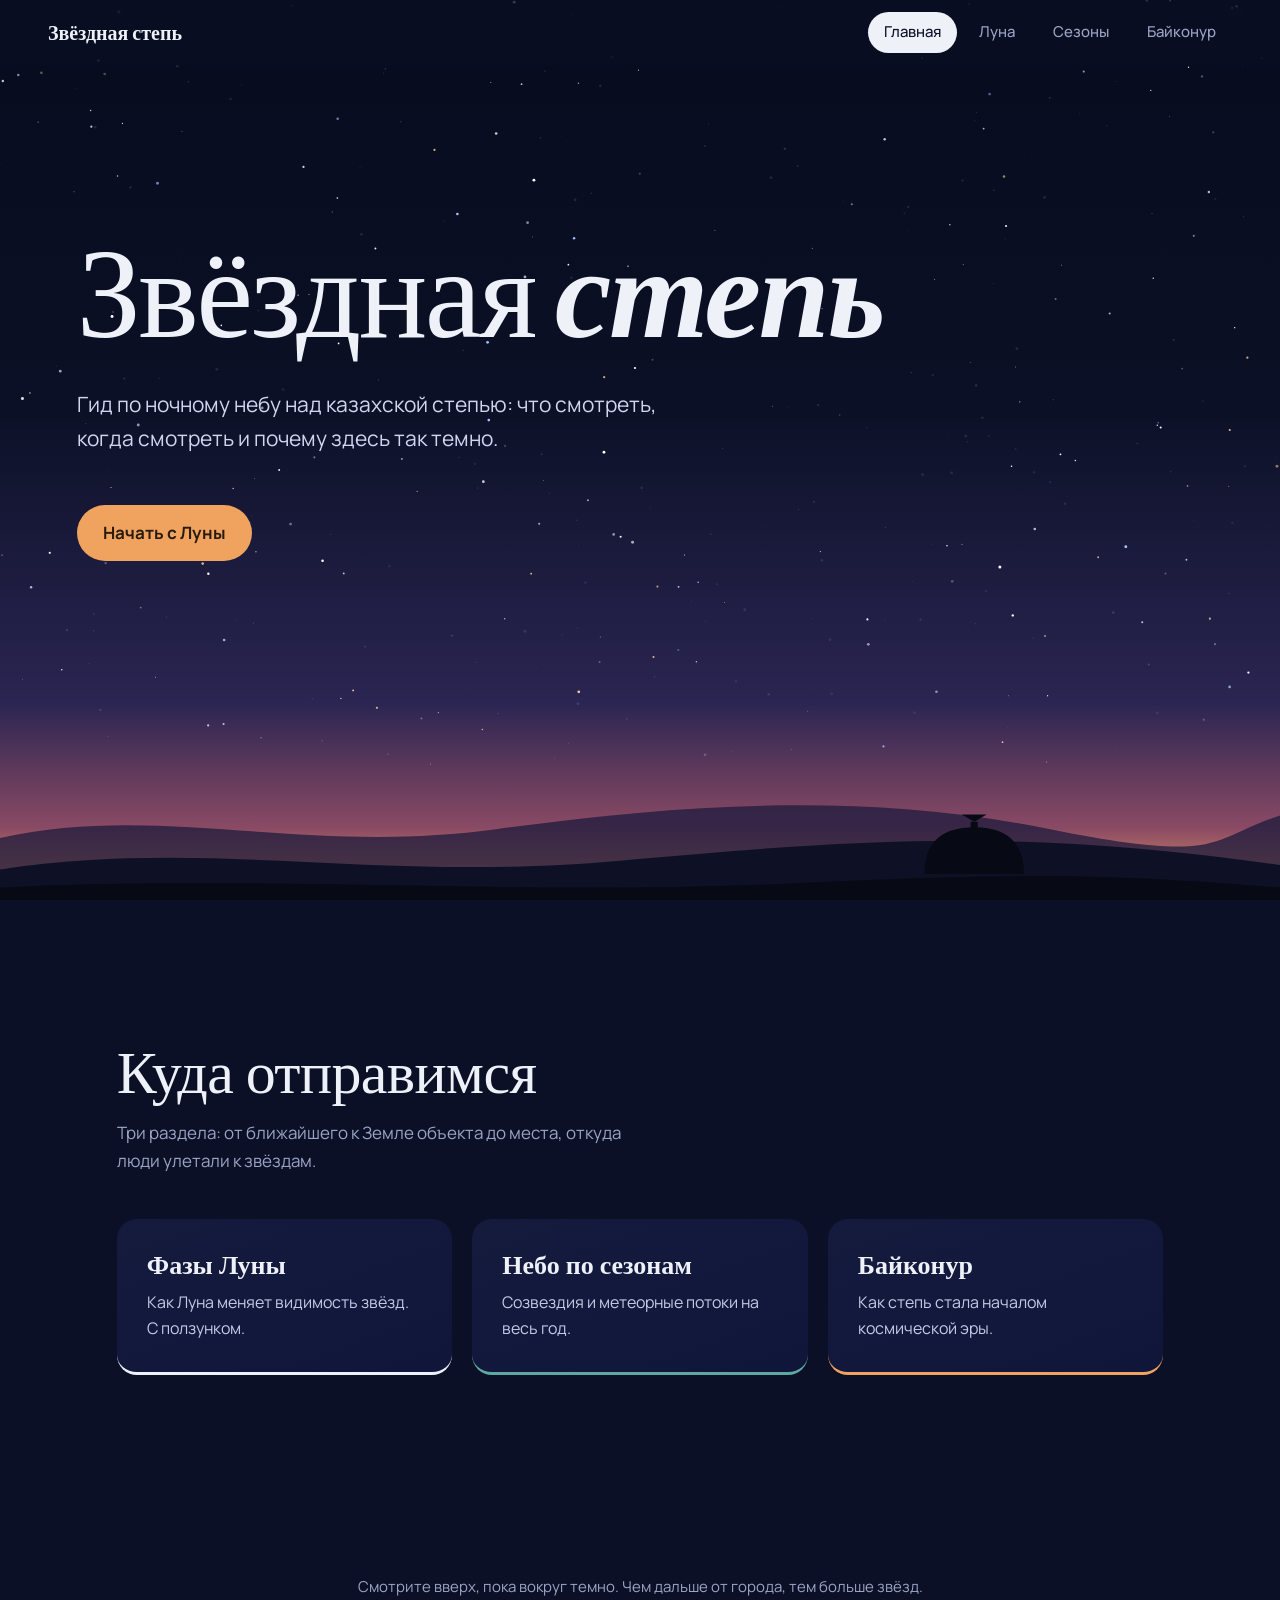
<file: index.html>
<!DOCTYPE html>
<html lang="ru">
<head>
<meta charset="utf-8">
<meta name="viewport" content="width=device-width, initial-scale=1, viewport-fit=cover">
<title>Звёздная степь — гид по ночному небу</title>
<link rel="preconnect" href="https://fonts.googleapis.com">
<link href="https://fonts.googleapis.com/css2?family=Fraunces:opsz,wght@9..144,300;9..144,600&family=Manrope:wght@400;500;700&display=swap" rel="stylesheet">
<link rel="stylesheet" href="style.css">
</head>
<body>
<nav class="nav"><a class="brand" href="index.html">Звёздная степь</a><div class="links"><a href="index.html" aria-current="page">Главная</a><a href="moon.html">Луна</a><a href="seasons.html">Сезоны</a><a href="baikonur.html">Байконур</a></div></nav>
<header class="hero">
  <canvas id="sky" aria-hidden="true"></canvas>
  <div class="hero-text">
    <h1><span class="w"><span>Звёздная</span></span> <span class="w"><span>степь</span></span></h1>
    <p class="lead">Гид по ночному небу над казахской степью: что смотреть, когда смотреть и почему здесь так темно.</p>
    <a class="cta" href="moon.html">Начать с Луны</a>
  </div>
  <svg class="horizon" viewBox="0 0 1440 220" preserveAspectRatio="none" aria-hidden="true">
    <path d="M0 150 C180 110 340 170 560 140 S980 100 1180 140 1360 150 1440 125 V220 H0Z" fill="#1d1a3d" opacity=".75"/>
    <path d="M0 185 C240 150 420 200 700 175 S1150 140 1440 180 V220 H0Z" fill="#0e1126"/>
    <g fill="#070914"><path d="M1040 190 q0-52 56-52 q56 0 56 52Z"/><rect x="1092" y="132" width="8" height="12"/><path d="M1096 132 l-14-8 h28Z"/></g>
    <path d="M0 205 C300 190 600 215 900 200 S1300 195 1440 205 V220 H0Z" fill="#070914"/>
  </svg>
</header>
<section class="s rv">
  <h2>Куда отправимся</h2>
  <p class="sub">Три раздела: от ближайшего к Земле объекта до места, откуда люди улетали к звёздам.</p>
  <div class="cards">
    <a class="card" href="moon.html" style="--c:#eef1f8"><h3>Фазы Луны</h3><p>Как Луна меняет видимость звёзд. С ползунком.</p></a>
    <a class="card" href="seasons.html" style="--c:#5fa8a0"><h3>Небо по сезонам</h3><p>Созвездия и метеорные потоки на весь год.</p></a>
    <a class="card" href="baikonur.html" style="--c:#f0a35e"><h3>Байконур</h3><p>Как степь стала началом космической эры.</p></a>
  </div>
</section>
<footer>Смотрите вверх, пока вокруг темно. Чем дальше от города, тем больше звёзд.</footer>
<script src="sky.js"></script>
<script src="reveal.js"></script>
</body>
</html>
</file>
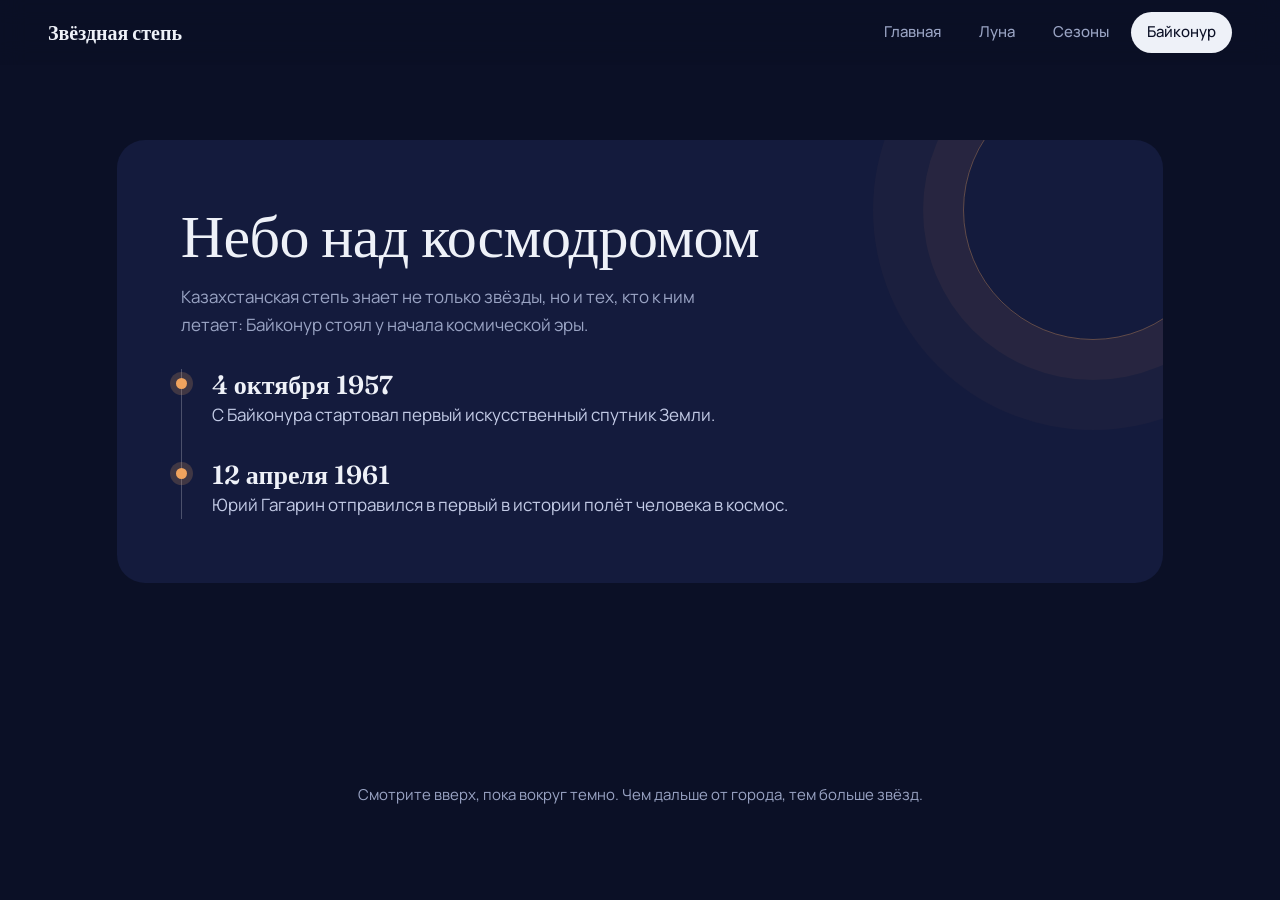
<file: baikonur.html>
<!DOCTYPE html>
<html lang="ru">
<head>
<meta charset="utf-8">
<meta name="viewport" content="width=device-width, initial-scale=1, viewport-fit=cover">
<title>Байконур — Звёздная степь</title>
<link rel="preconnect" href="https://fonts.googleapis.com">
<link href="https://fonts.googleapis.com/css2?family=Fraunces:opsz,wght@9..144,300;9..144,600&family=Manrope:wght@400;500;700&display=swap" rel="stylesheet">
<link rel="stylesheet" href="style.css">
</head>
<body>
<nav class="nav"><a class="brand" href="index.html">Звёздная степь</a><div class="links"><a href="index.html">Главная</a><a href="moon.html">Луна</a><a href="seasons.html">Сезоны</a><a href="baikonur.html" aria-current="page">Байконур</a></div></nav>
<section class="s rv page">
  <div class="port">
    <h2>Небо над космодромом</h2>
    <p class="sub" style="margin-bottom:0">Казахстанская степь знает не только звёзды, но и тех, кто к ним летает: Байконур стоял у начала космической эры.</p>
    <div class="line">
      <div><b>4 октября 1957</b><span>С Байконура стартовал первый искусственный спутник Земли.</span></div>
      <div><b>12 апреля 1961</b><span>Юрий Гагарин отправился в первый в истории полёт человека в космос.</span></div>
    </div>
  </div>
</section>
<footer>Смотрите вверх, пока вокруг темно. Чем дальше от города, тем больше звёзд.</footer>
<script src="reveal.js"></script>
</body>
</html>
</file>
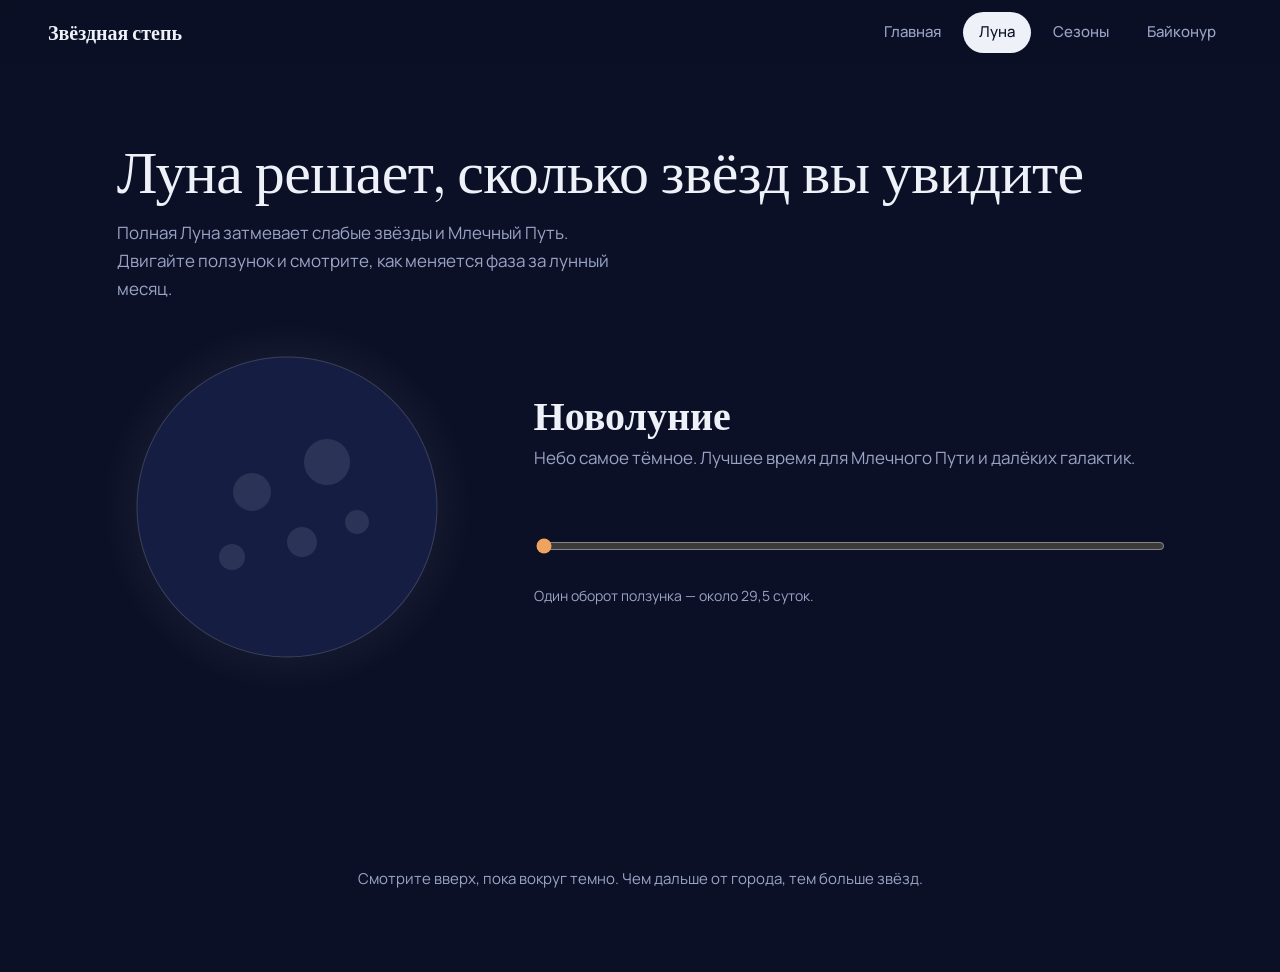
<file: moon.html>
<!DOCTYPE html>
<html lang="ru">
<head>
<meta charset="utf-8">
<meta name="viewport" content="width=device-width, initial-scale=1, viewport-fit=cover">
<title>Фазы Луны — Звёздная степь</title>
<link rel="preconnect" href="https://fonts.googleapis.com">
<link href="https://fonts.googleapis.com/css2?family=Fraunces:opsz,wght@9..144,300;9..144,600&family=Manrope:wght@400;500;700&display=swap" rel="stylesheet">
<link rel="stylesheet" href="style.css">
</head>
<body>
<nav class="nav"><a class="brand" href="index.html">Звёздная степь</a><div class="links"><a href="index.html">Главная</a><a href="moon.html" aria-current="page">Луна</a><a href="seasons.html">Сезоны</a><a href="baikonur.html">Байконур</a></div></nav>
<section class="s rv page">
  <h2>Луна решает, сколько звёзд вы увидите</h2>
  <p class="sub">Полная Луна затмевает слабые звёзды и Млечный Путь. Двигайте ползунок и смотрите, как меняется фаза за лунный месяц.</p>
  <div class="moon-wrap">
    <div class="moon-box"><canvas id="moon" width="640" height="640" role="img" aria-label="Текущая фаза Луны"></canvas></div>
    <div>
      <p class="phase-name" id="pname">Новолуние</p>
      <p class="phase-note" id="pnote"></p>
      <input id="slider" type="range" min="0" max="100" value="0" aria-label="Фаза Луны">
      <p class="hint">Один оборот ползунка — около 29,5 суток.</p>
    </div>
  </div>
</section>
<footer>Смотрите вверх, пока вокруг темно. Чем дальше от города, тем больше звёзд.</footer>
<script src="moon.js"></script>
<script src="reveal.js"></script>
</body>
</html>
</file>
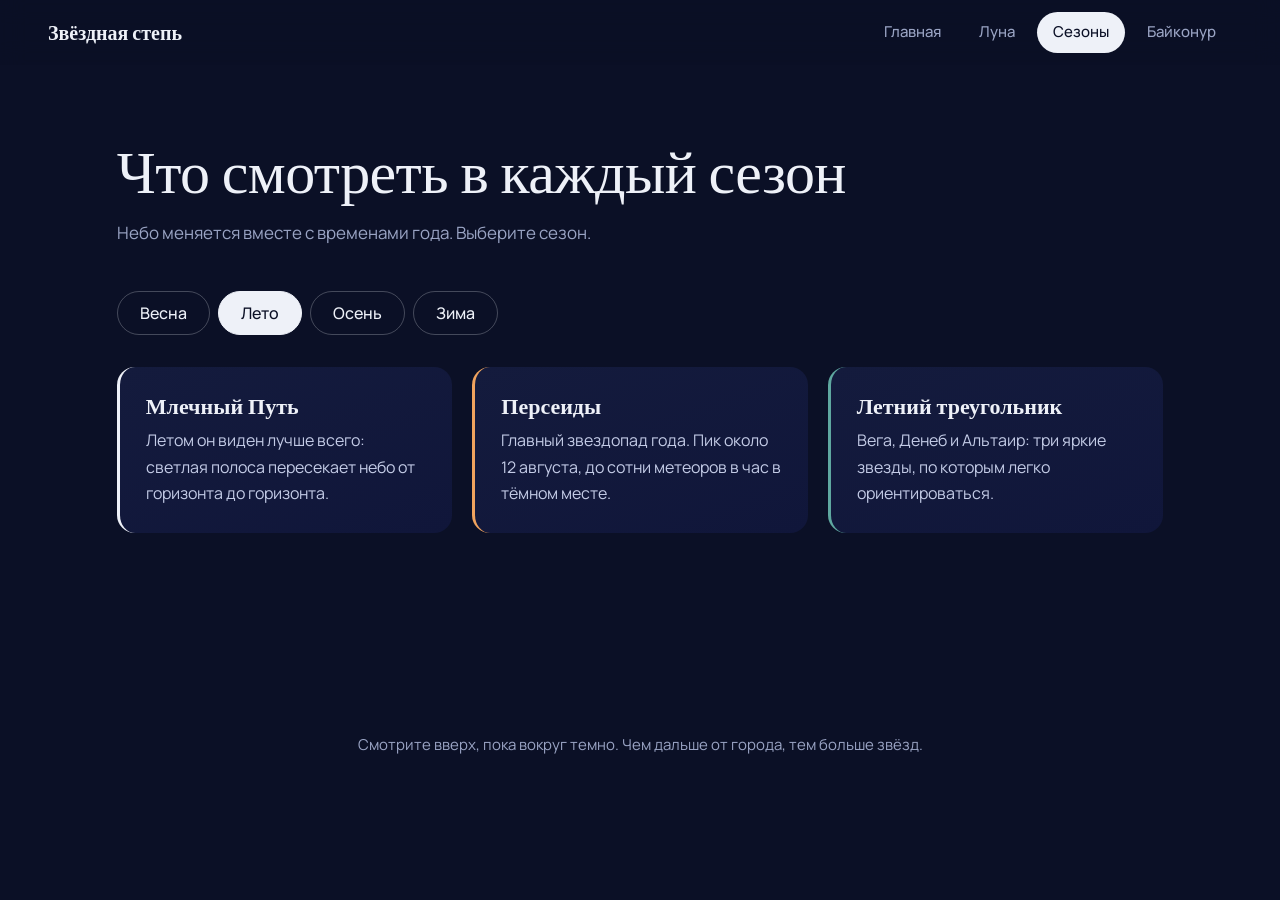
<file: seasons.html>
<!DOCTYPE html>
<html lang="ru">
<head>
<meta charset="utf-8">
<meta name="viewport" content="width=device-width, initial-scale=1, viewport-fit=cover">
<title>Небо по сезонам — Звёздная степь</title>
<link rel="preconnect" href="https://fonts.googleapis.com">
<link href="https://fonts.googleapis.com/css2?family=Fraunces:opsz,wght@9..144,300;9..144,600&family=Manrope:wght@400;500;700&display=swap" rel="stylesheet">
<link rel="stylesheet" href="style.css">
</head>
<body>
<nav class="nav"><a class="brand" href="index.html">Звёздная степь</a><div class="links"><a href="index.html">Главная</a><a href="moon.html">Луна</a><a href="seasons.html" aria-current="page">Сезоны</a><a href="baikonur.html">Байконур</a></div></nav>
<section class="s rv page">
  <h2>Что смотреть в каждый сезон</h2>
  <p class="sub">Небо меняется вместе с временами года. Выберите сезон.</p>
  <div class="tabs" role="tablist" id="tabs"></div>
  <div class="panel" id="panel" role="tabpanel"></div>
</section>
<footer>Смотрите вверх, пока вокруг темно. Чем дальше от города, тем больше звёзд.</footer>
<script src="seasons.js"></script>
<script src="reveal.js"></script>
</body>
</html>
</file>
<file: style.css>
:root{
  --night:#0b1026; --deep:#141b3d; --dusk:#f0a35e; --rose:#c9647a; --moon:#eef1f8; --mist:#5fa8a0; --dim:#9aa4c4;
  --serif:"Fraunces",Georgia,serif; --sans:"Manrope",system-ui,sans-serif;
  color-scheme:dark; box-sizing:border-box;
  padding-top:env(safe-area-inset-top,0px); padding-bottom:env(safe-area-inset-bottom,0px);
}
*,*::before,*::after{box-sizing:inherit}
html{scroll-behavior:smooth;scroll-padding-top:env(safe-area-inset-top,0px)}
body{margin:0;background:var(--night);color:var(--moon);font:400 17px/1.65 var(--sans);overflow-x:hidden}
a{color:inherit}
:focus-visible{outline:2px solid var(--dusk);outline-offset:3px}

/* HERO */
.hero{position:relative;min-height:100svh;display:grid;align-items:center;overflow:hidden;
  background:linear-gradient(180deg,#070b1d 0%,var(--night) 45%,#2a2552 78%,#8a4a64 92%,var(--dusk) 100%)}
#sky{position:absolute;inset:0;width:100%;height:100%}
.hero-text{position:relative;z-index:2;padding:0 clamp(20px,6vw,90px);max-width:1000px;margin-bottom:12vh}
h1{font:300 clamp(48px,10vw,140px)/.95 var(--serif);letter-spacing:-.02em;margin:0 0 24px}
h1 .w{display:inline-block;overflow:hidden;vertical-align:top;padding-bottom:.08em}
h1 .w span{display:inline-block;transform:translateY(110%);animation:rise 1.3s cubic-bezier(.2,.8,.2,1) forwards}
h1 .w:nth-child(2) span{animation-delay:.25s;font-weight:600;font-style:italic}
@keyframes rise{to{transform:none}}
.lead{max-width:46ch;color:#cfd6ee;font-size:clamp(17px,2vw,21px);opacity:0;animation:fade 1.2s .9s forwards}
@keyframes fade{to{opacity:1}}
.cta{display:inline-block;margin-top:28px;padding:14px 26px;border-radius:999px;background:var(--dusk);color:#2a1a0e;font-weight:700;text-decoration:none;
  opacity:0;animation:fade 1s 1.2s forwards;transition:transform .25s,box-shadow .25s}
.cta:hover{transform:translateY(-2px);box-shadow:0 10px 30px rgba(240,163,94,.4)}
.horizon{position:absolute;left:0;right:0;bottom:-1px;width:100%;height:clamp(110px,22vh,220px);z-index:1}

/* SECTIONS */
section.s{padding:clamp(70px,12vw,140px) clamp(20px,6vw,90px);max-width:1200px;margin:0 auto}
h2{font:300 clamp(34px,5vw,60px)/1.05 var(--serif);margin:0 0 16px;letter-spacing:-.01em}
.sub{color:var(--dim);max-width:52ch;margin:0 0 44px}

/* MOON */
.moon-wrap{display:grid;grid-template-columns:minmax(220px,340px) 1fr;gap:clamp(30px,6vw,80px);align-items:center}
.moon-box{position:relative;justify-self:center}
.moon-box::before{content:"";position:absolute;inset:-40px;border-radius:50%;background:radial-gradient(circle,rgba(238,241,248,.18),transparent 65%);transition:opacity .4s}
#moon{position:relative;width:100%;max-width:320px;height:auto;display:block}
.phase-name{font:600 clamp(26px,4vw,40px)/1.1 var(--serif);margin:0 0 6px}
.phase-note{color:var(--dim);min-height:3.3em;margin:0 0 28px}
input[type=range]{width:100%;accent-color:var(--dusk);height:32px}
.hint{font-size:14px;color:var(--dim)}

/* SEASONS */
.tabs{display:flex;flex-wrap:wrap;gap:8px;margin-bottom:32px}
.tab{font:500 16px var(--sans);color:var(--moon);background:transparent;border:1px solid rgba(238,241,248,.25);padding:10px 22px;border-radius:999px;cursor:pointer;transition:background .25s,color .25s,border-color .25s}
.tab:hover{border-color:var(--moon)}
.tab[aria-selected=true]{background:var(--moon);color:var(--night);border-color:var(--moon)}
.panel{display:grid;grid-template-columns:repeat(auto-fit,minmax(240px,1fr));gap:20px}
.item{padding:26px;border-radius:18px;background:linear-gradient(160deg,var(--deep),#10163a);border-left:3px solid var(--c,var(--dusk));animation:pop .5s cubic-bezier(.2,.8,.2,1) backwards}
.item:nth-child(2){animation-delay:.08s}.item:nth-child(3){animation-delay:.16s}
@keyframes pop{from{opacity:0;transform:translateY(14px) scale(.98)}}
.item h3{font:600 22px/1.2 var(--serif);margin:0 0 8px}
.item p{margin:0;color:#c3cbe6;font-size:16px}

/* SPACEPORT */
.port{background:var(--deep);border-radius:28px;padding:clamp(28px,5vw,64px);position:relative;overflow:hidden}
.port::after{content:"";position:absolute;right:-60px;top:-60px;width:260px;height:260px;border-radius:50%;border:1px solid rgba(240,163,94,.35);box-shadow:0 0 0 40px rgba(240,163,94,.05),0 0 0 90px rgba(240,163,94,.03)}
.line{position:relative;margin:30px 0 0;padding-left:30px;border-left:1px solid rgba(238,241,248,.25);display:grid;gap:30px;max-width:620px}
.line div{position:relative}
.line div::before{content:"";position:absolute;left:-36px;top:9px;width:11px;height:11px;border-radius:50%;background:var(--dusk);box-shadow:0 0 0 6px rgba(240,163,94,.2)}
.line b{font:600 26px var(--serif);display:block}
.line span{color:#c3cbe6}

footer{padding:60px 20px 80px;text-align:center;color:var(--dim);font-size:15px}
.rv{opacity:0;transform:translateY(24px);transition:opacity .9s,transform .9s}
.rv.in{opacity:1;transform:none}

@media(max-width:720px){.moon-wrap{grid-template-columns:1fr}}
@media(prefers-reduced-motion:reduce){
  *{animation-duration:.01ms!important;animation-delay:0s!important;transition:none!important}
  h1 .w span{transform:none}.lead,.cta{opacity:1}.rv{opacity:1;transform:none}
}

/* NAV */
.nav{position:fixed;top:0;left:0;right:0;z-index:10;display:flex;justify-content:space-between;align-items:center;gap:8px 24px;flex-wrap:wrap;
  padding:calc(12px + env(safe-area-inset-top,0px)) clamp(16px,4vw,48px) 12px;background:rgba(11,16,38,.6);backdrop-filter:blur(12px);-webkit-backdrop-filter:blur(12px)}
.brand{font:600 20px var(--serif);text-decoration:none}
.links{display:flex;gap:6px;flex-wrap:wrap}
.links a{padding:8px 16px;border-radius:999px;text-decoration:none;font-weight:500;font-size:15px;color:var(--dim);transition:color .25s,background .25s}
.links a:hover{color:var(--moon)}
.links a[aria-current=page]{background:var(--moon);color:var(--night)}
.page{margin-top:60px}
.cards{display:grid;grid-template-columns:repeat(auto-fit,minmax(240px,1fr));gap:20px}
a.card{display:block;padding:30px;border-radius:20px;background:linear-gradient(160deg,var(--deep),#10163a);text-decoration:none;border-bottom:3px solid var(--c,var(--dusk));transition:transform .3s,box-shadow .3s}
a.card:hover{transform:translateY(-6px);box-shadow:0 18px 40px rgba(0,0,0,.35)}
a.card h3{font:600 26px var(--serif);margin:0 0 8px}
a.card p{margin:0;color:#c3cbe6;font-size:16px}
</file>
